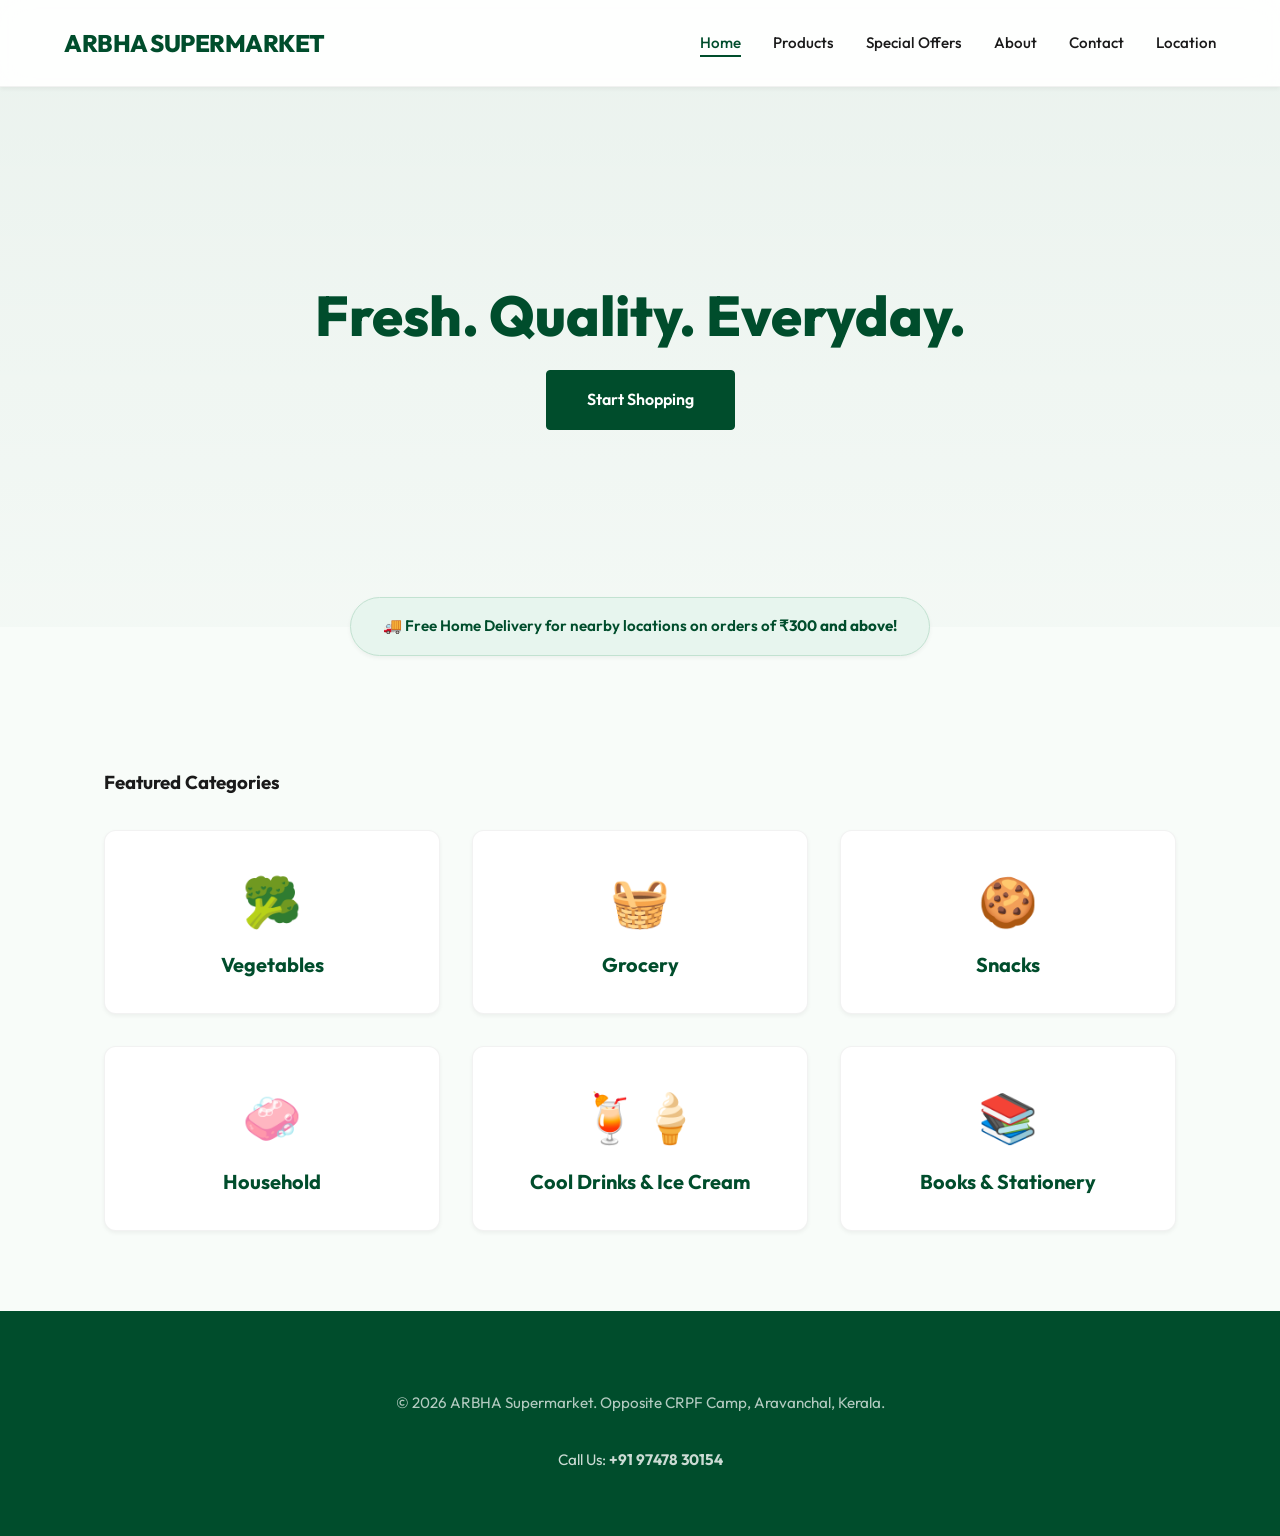
<file: index.html>
<!DOCTYPE html>
<html lang="en">
<head>
    <meta charset="UTF-8">
    <meta name="viewport" content="width=device-width, initial-scale=1.0">
    <title>ARBHA Supermarket | Home</title>
    <link rel="stylesheet" href="style.css">
    <link rel="preconnect" href="https://fonts.googleapis.com">
    <link rel="preconnect" href="https://fonts.gstatic.com" crossorigin>
    <link href="https://fonts.googleapis.com/css2?family=Inter:wght@400;600;700;800&display=swap" rel="stylesheet">
</head>
<body>

    <header class="fade-in">
        <div class="logo">
            <h1>ARBHA Supermarket</h1>
        </div>
        <nav class="main-nav">
            <ul>
                <li><a href="index.html" class="active">Home</a></li>
                <li><a href="products.html">Products</a></li>
                <li><a href="offers.html">Special Offers</a></li>
                <li><a href="about.html">About</a></li>
                <li><a href="contact.html">Contact</a></li>
                <li><a href="location.html">Location</a></li>
            </ul>
        </nav>
    </header>

    <section class="hero fade-in">
        <h2>Fresh. Quality. Everyday.</h2>
        <a href="products.html" class="btn">Start Shopping</a>
    </section>

    <div style="text-align: center; margin-top: -30px; position: relative; z-index: 10;">
        <div class="delivery-notice fade-in">
            <span class="delivery-text">🚚 Free Home Delivery for nearby locations on orders of <strong>₹300 and above!</strong></span>
        </div>
    </div>


    <div class="container">
        <h3 class="category-title fade-in">Featured Categories</h3>
        <div class="product-grid">
            <a href="products.html#vegetables" style="text-decoration: none; color: inherit;">
                <div class="product-card fade-in">
                    <div style="font-size: 3rem; margin-bottom: 10px;">🥦</div>
                    <h4>Vegetables</h4>
                </div>
            </a>
            <a href="products.html#grocery" style="text-decoration: none; color: inherit;">
                <div class="product-card fade-in">
                    <div style="font-size: 3rem; margin-bottom: 10px;">🧺</div>
                    <h4>Grocery</h4>
                </div>
            </a>
            <a href="products.html#snacks" style="text-decoration: none; color: inherit;">
                <div class="product-card fade-in">
                    <div style="font-size: 3rem; margin-bottom: 10px;">🍪</div>
                    <h4>Snacks</h4>
                </div>
            </a>
            <a href="products.html#household" style="text-decoration: none; color: inherit;">
                <div class="product-card fade-in">
                    <div style="font-size: 3rem; margin-bottom: 10px;">🧼</div>
                    <h4>Household</h4>
                </div>
            </a>
            <a href="products.html#cooldrinks" style="text-decoration: none; color: inherit;">
                <div class="product-card fade-in">
                    <div style="font-size: 3rem; margin-bottom: 10px;">🍹🍦</div>
                    <h4>Cool Drinks & Ice Cream</h4>
                </div>
            </a>
            <a href="products.html#stationery" style="text-decoration: none; color: inherit;">
                <div class="product-card fade-in">
                    <div style="font-size: 3rem; margin-bottom: 10px;">📚</div>
                    <h4>Books & Stationery</h4>
                </div>
            </a>
        </div>
    </div>

    <footer>
        <p>&copy; 2026 ARBHA Supermarket. Opposite CRPF Camp, Aravanchal, Kerala.</p>
        <p style="margin-top: 10px; opacity: 0.8;">Call Us: <strong>+91 97478 30154</strong></p>
    </footer>

    <script src="script.js"></script>
</body>
</html>
</file>
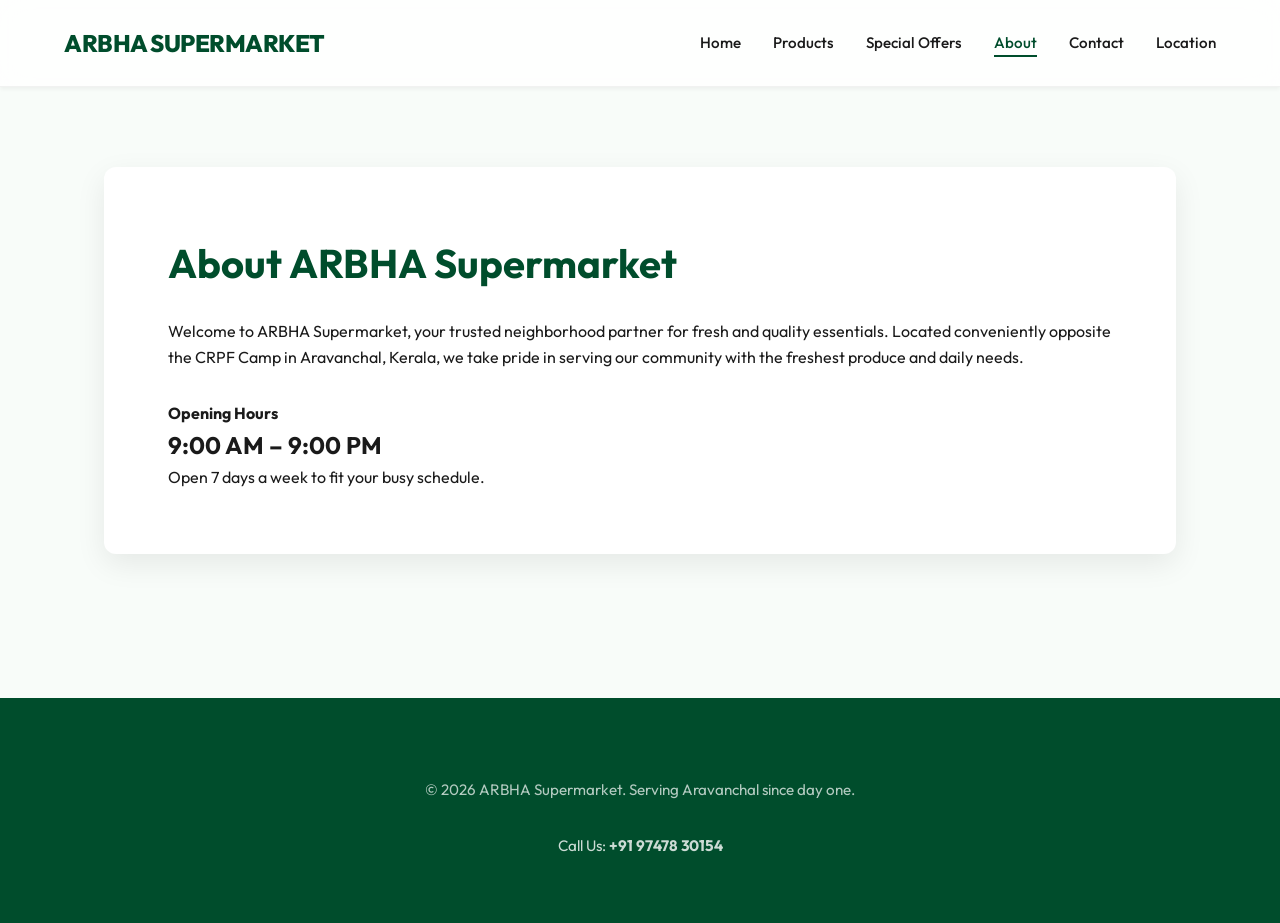
<file: about.html>
<!DOCTYPE html>
<html lang="en">
<head>
    <meta charset="UTF-8">
    <meta name="viewport" content="width=device-width, initial-scale=1.0">
    <title>About Us | ARBHA Supermarket</title>
    <link rel="stylesheet" href="style.css">
    <link href="https://fonts.googleapis.com/css2?family=Inter:wght@400;600;700;800&display=swap" rel="stylesheet">
</head>
<body>

    <header>
        <div class="logo"><h1>ARBHA Supermarket</h1></div>
        <nav class="main-nav">
            <ul>
                <li><a href="index.html">Home</a></li>
                <li><a href="products.html">Products</a></li>
                <li><a href="offers.html">Special Offers</a></li>
                <li><a href="about.html" class="active">About</a></li>
                <li><a href="contact.html">Contact</a></li>
                <li><a href="location.html">Location</a></li>
            </ul>
        </nav>
    </header>

    <div class="container">
        <div class="content-section fade-in">
            <h3>About ARBHA Supermarket</h3>
            <p>Welcome to ARBHA Supermarket, your trusted neighborhood partner for fresh and quality essentials. Located conveniently opposite the CRPF Camp in Aravanchal, Kerala, we take pride in serving our community with the freshest produce and daily needs.</p>
            
            <h4 style="margin-top: 30px; color: var(--dark-green);">Opening Hours</h4>
            <p style="font-size: 1.5rem; font-weight: 700;">9:00 AM – 9:00 PM</p>
            <p>Open 7 days a week to fit your busy schedule.</p>
        </div>
    </div>

    <footer>
        <p>&copy; 2026 ARBHA Supermarket. Serving Aravanchal since day one.</p>
        <p style="margin-top: 10px; opacity: 0.8;">Call Us: <strong>+91 97478 30154</strong></p>
    </footer>

    <script src="script.js"></script>
</body>
</html>
</file>
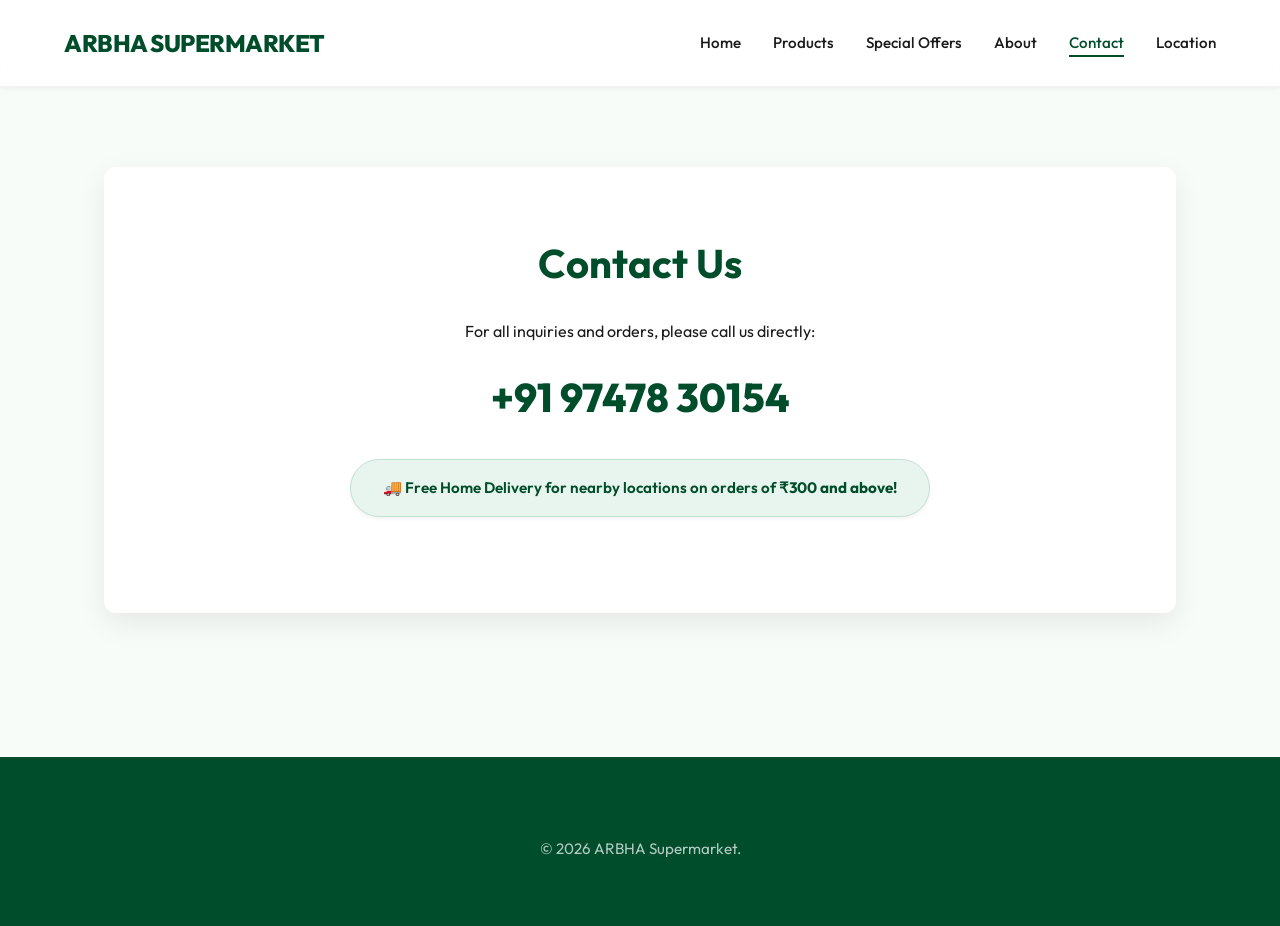
<file: contact.html>
<!DOCTYPE html>
<html lang="en">
<head>
    <meta charset="UTF-8">
    <meta name="viewport" content="width=device-width, initial-scale=1.0">
    <title>Contact Us | ARBHA Supermarket</title>
    <link rel="stylesheet" href="style.css">
    <link href="https://fonts.googleapis.com/css2?family=Inter:wght@400;600;700;800&display=swap" rel="stylesheet">
</head>
<body>

    <header>
        <div class="logo"><h1>ARBHA Supermarket</h1></div>
        <nav class="main-nav">
            <ul>
                <li><a href="index.html">Home</a></li>
                <li><a href="products.html">Products</a></li>
                <li><a href="offers.html">Special Offers</a></li>
                <li><a href="about.html">About</a></li>
                <li><a href="contact.html" class="active">Contact</a></li>
                <li><a href="location.html">Location</a></li>
            </ul>
        </nav>
    </header>

    <div class="container">
        <div class="content-section fade-in" style="text-align: center;">
            <h3>Contact Us</h3>
            <p style="margin-bottom: 20px;">For all inquiries and orders, please call us directly:</p>
            <p style="font-size: 2.5rem; font-weight: 800; color: var(--primary); margin-bottom: 30px;">+91 97478 30154</p>
            
            <div class="delivery-notice">
                <span class="delivery-text">🚚 Free Home Delivery for nearby locations on orders of <strong>₹300 and above!</strong></span>
            </div>
        </div>
    </div>

    <footer>
        <p>&copy; 2026 ARBHA Supermarket.</p>
    </footer>

    <script src="script.js"></script>
</body>
</html>
</file>
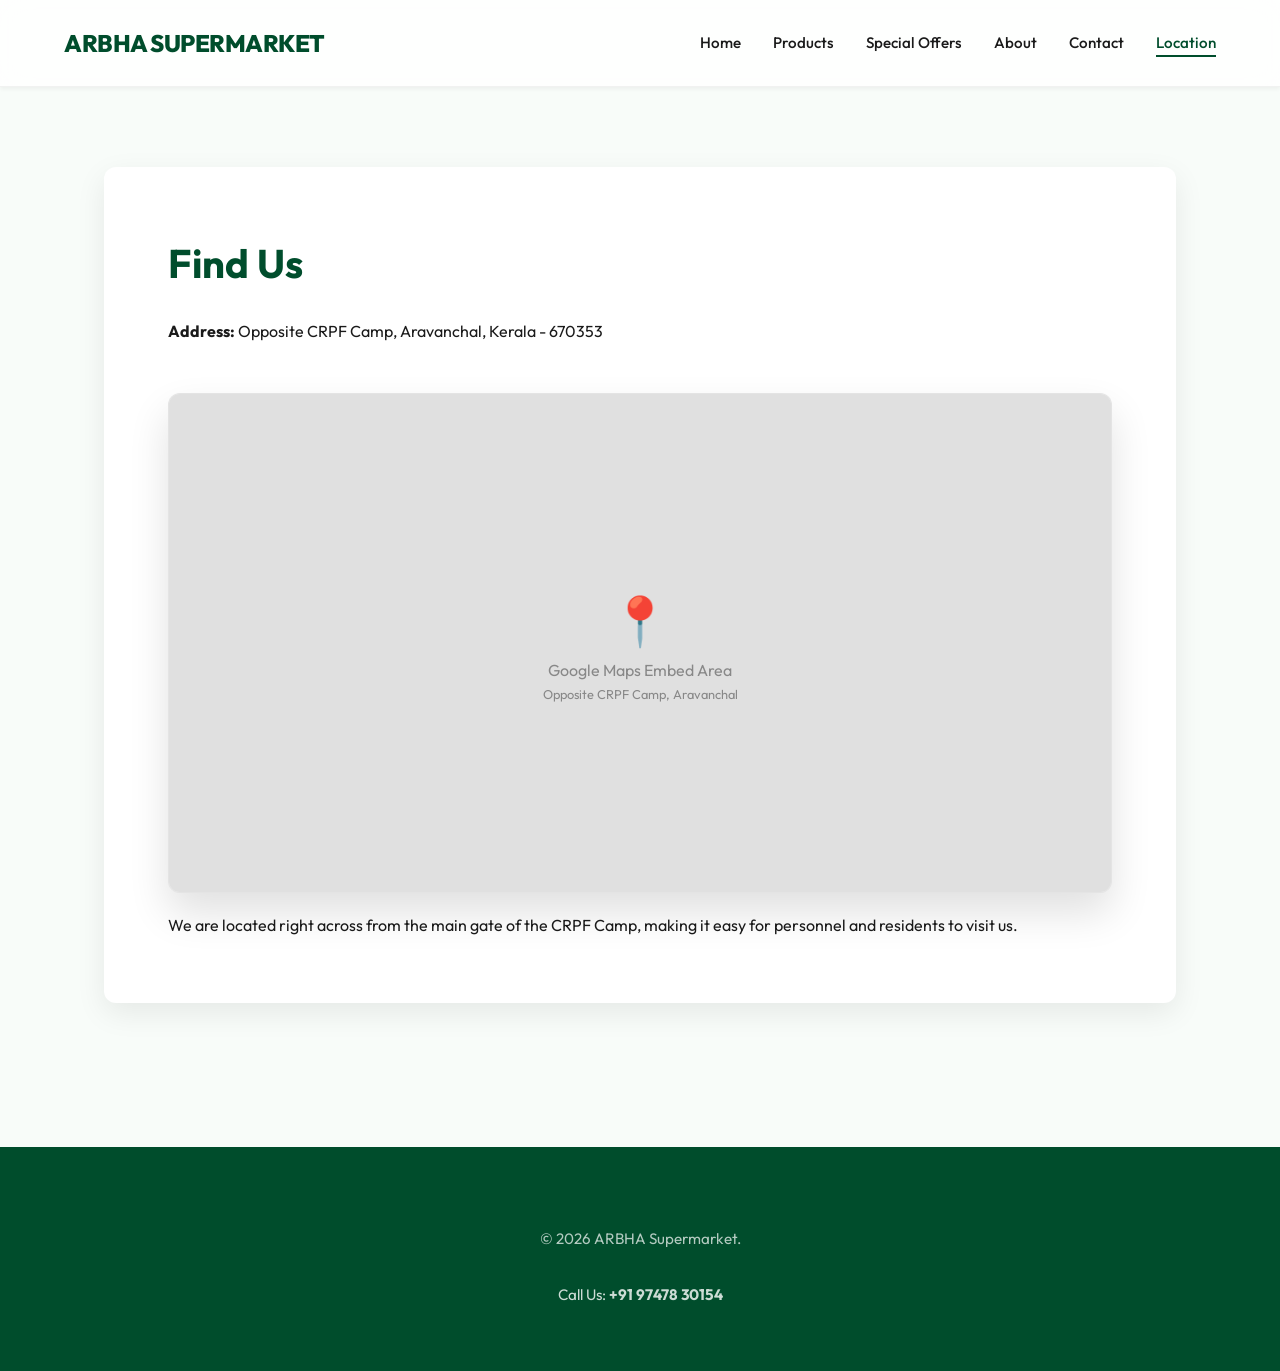
<file: location.html>
<!DOCTYPE html>
<html lang="en">
<head>
    <meta charset="UTF-8">
    <meta name="viewport" content="width=device-width, initial-scale=1.0">
    <title>Our Location | ARBHA Supermarket</title>
    <link rel="stylesheet" href="style.css">
    <link href="https://fonts.googleapis.com/css2?family=Inter:wght@400;600;700;800&display=swap" rel="stylesheet">
</head>
<body>

    <header>
        <div class="logo"><h1>ARBHA Supermarket</h1></div>
        <nav class="main-nav">
            <ul>
                <li><a href="index.html">Home</a></li>
                <li><a href="products.html">Products</a></li>
                <li><a href="offers.html">Special Offers</a></li>
                <li><a href="about.html">About</a></li>
                <li><a href="contact.html">Contact</a></li>
                <li><a href="location.html" class="active">Location</a></li>
            </ul>
        </nav>
    </header>

    <div class="container">
        <div class="content-section fade-in">
            <h3>Find Us</h3>
            <p><strong>Address:</strong> Opposite CRPF Camp, Aravanchal, Kerala - 670353</p>
            
            <div class="map-container">
                <!-- Mock Map Placeholder -->
                <div style="width: 100%; height: 100%; background: #e0e0e0; display: flex; align-items: center; justify-content: center; color: #888;">
                    <div style="text-align: center;">
                        <span style="font-size: 3rem;">📍</span>
                        <p>Google Maps Embed Area</p>
                        <p style="font-size: 0.8rem;">Opposite CRPF Camp, Aravanchal</p>
                    </div>
                </div>
            </div>
            
            <p style="margin-top: 20px;">We are located right across from the main gate of the CRPF Camp, making it easy for personnel and residents to visit us.</p>
        </div>
    </div>

    <footer>
        <p>&copy; 2026 ARBHA Supermarket.</p>
        <p style="margin-top: 10px; opacity: 0.8;">Call Us: <strong>+91 97478 30154</strong></p>
    </footer>

    <script src="script.js"></script>
</body>
</html>
</file>
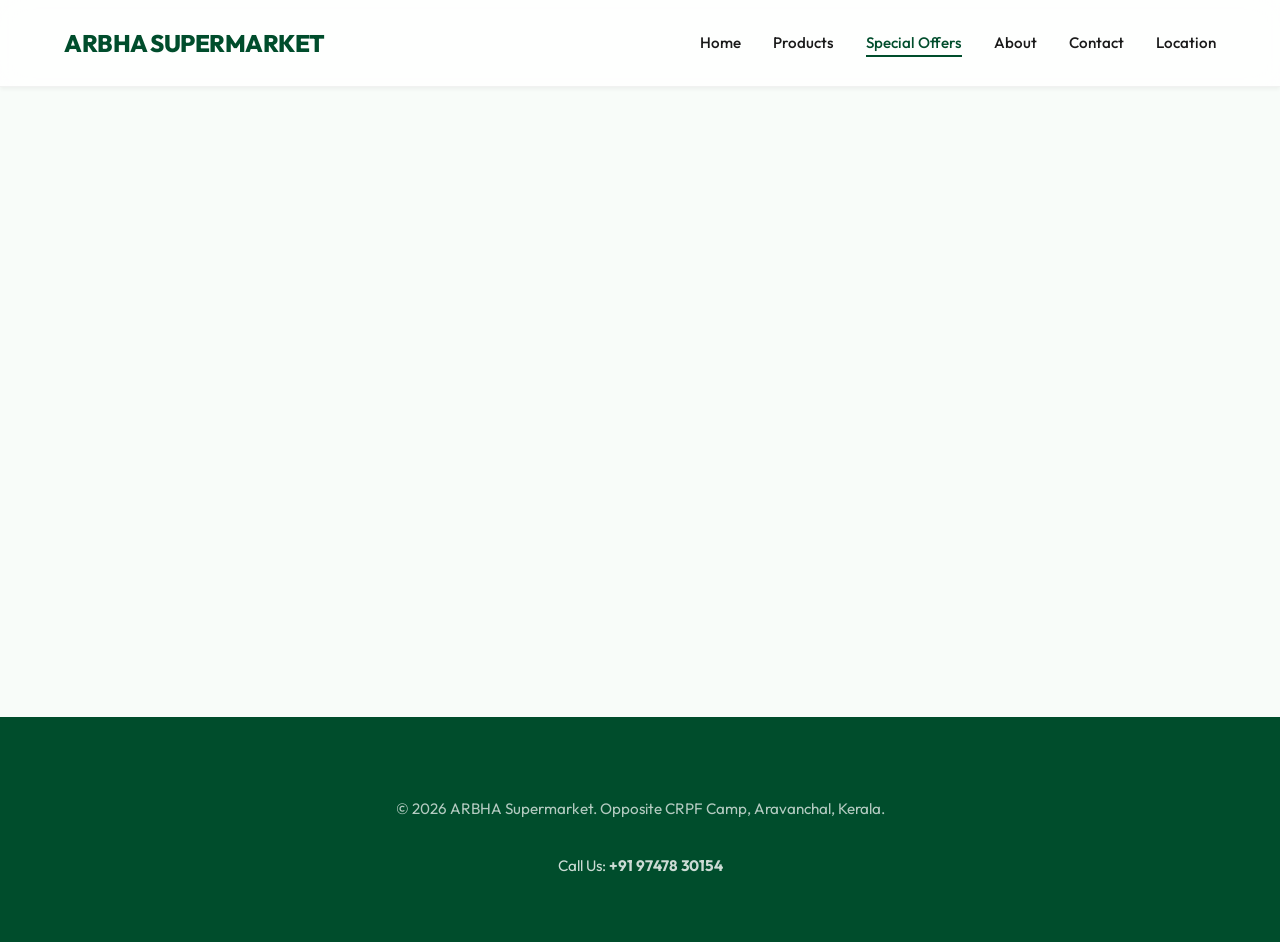
<file: offers.html>
<!DOCTYPE html>
<html lang="en">
<head>
    <meta charset="UTF-8">
    <meta name="viewport" content="width=device-width, initial-scale=1.0">
    <title>ARBHA Supermarket | Special Offers</title>
    <link rel="stylesheet" href="style.css">
    <link rel="preconnect" href="https://fonts.googleapis.com">
    <link rel="preconnect" href="https://fonts.gstatic.com" crossorigin>
    <link href="https://fonts.googleapis.com/css2?family=Inter:wght@400;600;700;800&display=swap" rel="stylesheet">
</head>
<body>

    <header class="fade-in">
        <div class="logo">
            <h1>ARBHA Supermarket</h1>
        </div>
        <nav class="main-nav">
            <ul>
                <li><a href="index.html">Home</a></li>
                <li><a href="products.html">Products</a></li>
                <li><a href="offers.html" class="active">Special Offers</a></li>
                <li><a href="about.html">About</a></li>
                <li><a href="contact.html">Contact</a></li>
                <li><a href="location.html">Location</a></li>
            </ul>
        </nav>
    </header>

    <main class="container fade-in" style="text-align: center; min-height: 70vh; display: flex; flex-direction: column; justify-content: center; align-items: center;">
        <h2 style="font-size: 5rem; font-weight: 800; background: linear-gradient(135deg, var(--dark-green), var(--primary-green)); -webkit-background-clip: text; -webkit-text-fill-color: transparent; margin-bottom: 20px;">Special Offers</h2>
        <div style="width: 100px; height: 4px; background: var(--primary-green); border-radius: 2px;"></div>
    </main>

    <footer>
        <p>&copy; 2026 ARBHA Supermarket. Opposite CRPF Camp, Aravanchal, Kerala.</p>
        <p style="margin-top: 10px; opacity: 0.8;">Call Us: <strong>+91 97478 30154</strong></p>
    </footer>

    <script src="script.js"></script>
</body>
</html>
</file>
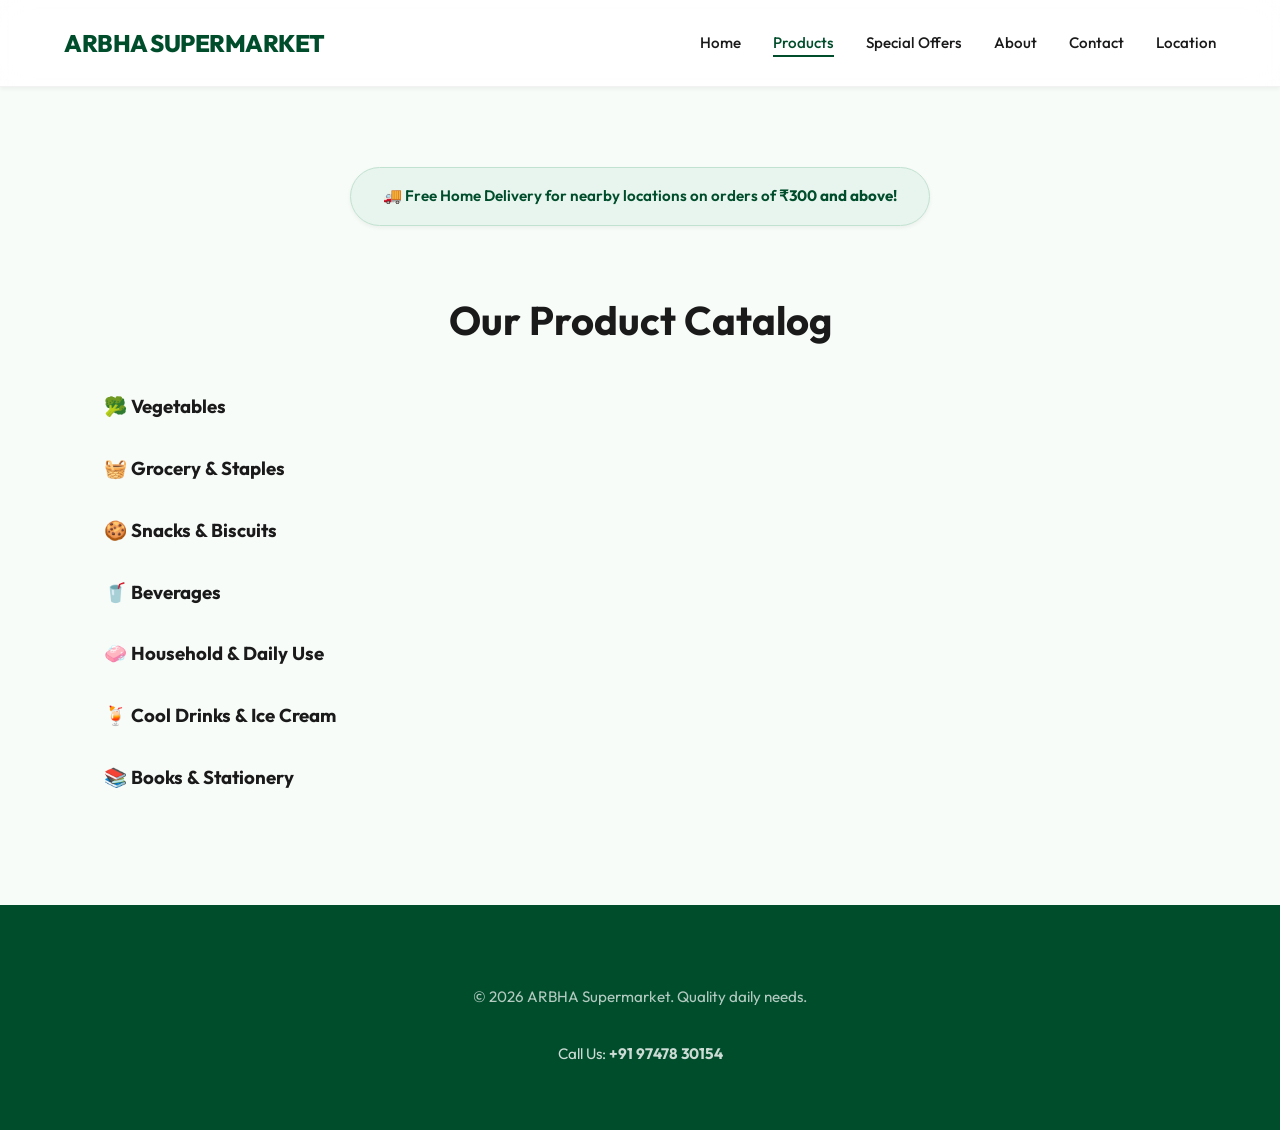
<file: products.html>
<!DOCTYPE html>
<html lang="en">
<head>
    <meta charset="UTF-8">
    <meta name="viewport" content="width=device-width, initial-scale=1.0">
    <title>Products | ARBHA Supermarket</title>
    <link rel="stylesheet" href="style.css">
    <link href="https://fonts.googleapis.com/css2?family=Inter:wght@400;600;700;800&display=swap" rel="stylesheet">
</head>
<body>

    <header>
        <div class="logo"><h1>ARBHA Supermarket</h1></div>
        <nav class="main-nav">
            <ul>
                <li><a href="index.html">Home</a></li>
                <li><a href="products.html" class="active">Products</a></li>
                <li><a href="offers.html">Special Offers</a></li>
                <li><a href="about.html">About</a></li>
                <li><a href="contact.html">Contact</a></li>
                <li><a href="location.html">Location</a></li>
            </ul>
        </nav>
    </header>

    <div class="container">
        <div style="text-align: center; margin-bottom: 30px;">
            <div class="delivery-notice fade-in">
                <span class="delivery-text">🚚 Free Home Delivery for nearby locations on orders of <strong>₹300 and above!</strong></span>
            </div>
        </div>
        <h2 style="font-size: 2.5rem; text-align: center; margin-bottom: 40px;">Our Product Catalog</h2>
        
        <!-- Vegetables -->
        <h3 id="vegetables" class="category-title fade-in">🥦 Vegetables</h3>
        <div class="product-grid"></div>

        <!-- Grocery -->
        <h3 id="grocery" class="category-title fade-in">🧺 Grocery & Staples</h3>
        <div class="product-grid"></div>

        <!-- Snacks -->
        <h3 id="snacks" class="category-title fade-in">🍪 Snacks & Biscuits</h3>
        <div class="product-grid"></div>

        <!-- Beverages -->
        <h3 id="beverages" class="category-title fade-in">🥤 Beverages</h3>
        <div class="product-grid"></div>

        <!-- Household -->
        <h3 id="household" class="category-title fade-in">🧼 Household & Daily Use</h3>
        <div class="product-grid"></div>

        <!-- Cool Drinks -->
        <h3 id="cooldrinks" class="category-title fade-in">🍹 Cool Drinks & Ice Cream</h3>
        <div class="product-grid"></div>


        <!-- Stationery -->
        <h3 id="stationery" class="category-title fade-in">📚 Books & Stationery</h3>
        <div class="product-grid"></div>
    </div>

    <footer>
        <p>&copy; 2026 ARBHA Supermarket. Quality daily needs.</p>
        <p style="margin-top: 10px; opacity: 0.8;">Call Us: <strong>+91 97478 30154</strong></p>
    </footer>

    <script src="script.js"></script>
</body>
</html>
</file>
<file: style.css>
/* 
   ARBHA Supermarket - Premium Modern Design
   Design: High-end, Sophisticated Greens, Glassmorphism, Responsive
*/

@import url('https://fonts.googleapis.com/css2?family=Outfit:wght@300;400;500;600;700;800&display=swap');

:root {
    --primary: #004d2c;
    --primary-light: #007041;
    --accent: #d4af37; /* Gold accent for premium feel */
    --bg-light: #f8fcf9;
    --text-main: #1a1a1a;
    --text-muted: #666666;
    --white: #ffffff;
    --glass: rgba(255, 255, 255, 0.8);
    --shadow-sm: 0 2px 4px rgba(0,0,0,0.05);
    --shadow-md: 0 10px 30px rgba(0,0,0,0.08);
    --shadow-lg: 0 20px 40px rgba(0,0,0,0.12);
    --transition: all 0.4s cubic-bezier(0.165, 0.84, 0.44, 1);
}

* {
    margin: 0;
    padding: 0;
    box-sizing: border-box;
    font-family: 'Outfit', sans-serif;
}

body {
    background-color: var(--bg-light);
    color: var(--text-main);
    line-height: 1.6;
    overflow-x: hidden;
}

/* Animations */
@keyframes fadeInUp {
    from { opacity: 0; transform: translateY(30px); }
    to { opacity: 1; transform: translateY(0); }
}

.fade-in {
    opacity: 0;
    transform: translateY(20px);
    transition: var(--transition);
}

.fade-in.visible {
    opacity: 1;
    transform: translateY(0);
}

/* Delivery Banner */
.delivery-notice {
    background: #e7f5ee;
    border: 1px solid #c2e2d1;
    padding: 1rem 2rem;
    border-radius: 50px;
    display: inline-flex;
    align-items: center;
    gap: 12px;
    margin-bottom: 2rem;
    box-shadow: var(--shadow-sm);
}

.delivery-pill {
    background: var(--primary);
    color: white;
    padding: 4px 12px;
    border-radius: 20px;
    font-size: 0.75rem;
    font-weight: 700;
    text-transform: uppercase;
    letter-spacing: 1px;
}

.delivery-text {
    font-size: 0.95rem;
    font-weight: 600;
    color: var(--primary);
}

/* Header & Navigation */
header {
    background: var(--glass);
    backdrop-filter: blur(15px);
    padding: 1.5rem 5%;
    display: flex;
    justify-content: space-between;
    align-items: center;
    box-shadow: var(--shadow-sm);
    position: sticky;
    top: 0;
    z-index: 1000;
    border-bottom: 1px solid rgba(0, 0, 0, 0.05);
}

.logo h1 {
    color: var(--primary);
    font-size: 1.5rem;
    font-weight: 800;
    letter-spacing: -0.5px;
    text-transform: uppercase;
}

.logo span {
    color: var(--accent);
}

.main-nav ul {
    display: flex;
    list-style: none;
    gap: 2rem;
}

.main-nav a {
    text-decoration: none;
    color: var(--text-main);
    font-weight: 500;
    font-size: 0.95rem;
    transition: var(--transition);
    position: relative;
}

.main-nav a::after {
    content: '';
    position: absolute;
    bottom: -5px;
    left: 0;
    width: 0;
    height: 2px;
    background: var(--primary);
    transition: var(--transition);
}

.main-nav a:hover::after, 
.main-nav a.active::after {
    width: 100%;
}

.main-nav a:hover, 
.main-nav a.active {
    color: var(--primary);
}

/* Hero Section */
.hero {
    padding: 120px 5%;
    background: linear-gradient(rgba(0, 77, 44, 0.05), rgba(0, 77, 44, 0.02)), url('https://images.unsplash.com/photo-1542838132-92c53300491e?auto=format&fit=crop&q=80&w=1920');
    background-size: cover;
    background-position: center;
    text-align: center;
    min-height: 60vh;
    display: flex;
    flex-direction: column;
    justify-content: center;
    align-items: center;
}

.hero h2 {
    font-size: 3.5rem;
    font-weight: 800;
    margin-bottom: 1.5rem;
    color: var(--primary);
    max-width: 800px;
    line-height: 1.1;
}

.hero p {
    font-size: 1.25rem;
    color: var(--text-muted);
    margin-bottom: 2.5rem;
    max-width: 600px;
}

/* Buttons */
.btn {
    display: inline-block;
    padding: 1rem 2.5rem;
    background: var(--primary);
    color: var(--white);
    text-decoration: none;
    border-radius: 4px;
    font-weight: 600;
    transition: var(--transition);
    border: 1px solid var(--primary);
}

.btn:hover {
    background: transparent;
    color: var(--primary);
    transform: translateY(-3px);
    box-shadow: var(--shadow-md);
}

/* Content Sections */
.container {
    padding: 80px 5%;
    max-width: 1200px;
    margin: 0 auto;
}

.content-section {
    background: var(--white);
    padding: 4rem;
    border-radius: 12px;
    box-shadow: var(--shadow-md);
    margin-bottom: 4rem;
}

.content-section h3 {
    font-size: 2.5rem;
    color: var(--primary);
    margin-bottom: 1.5rem;
    font-weight: 700;
}

/* Map Container */
.map-container {
    margin-top: 3rem;
    border-radius: 12px;
    overflow: hidden;
    height: 500px;
    background: #f0f0f0;
    box-shadow: var(--shadow-lg);
    border: 1px solid rgba(0,0,0,0.05);
}

.map-placeholder {
    width: 100%;
    height: 100%;
    display: flex;
    flex-direction: column;
    align-items: center;
    justify-content: center;
    background: linear-gradient(135deg, #f5f7fa 0%, #c3cfe2 100%);
}

/* Location Info Card */
.location-card {
    display: grid;
    grid-template-columns: 1fr 1fr;
    gap: 3rem;
    align-items: start;
}

.info-box {
    padding: 2rem;
    background: var(--bg-light);
    border-left: 4px solid var(--primary);
    border-radius: 0 8px 8px 0;
}

.info-box h4 {
    font-size: 1.2rem;
    margin-bottom: 1rem;
    color: var(--primary);
}

/* Footer */
footer {
    background: var(--primary);
    color: var(--white);
    padding: 5rem 5% 2rem;
    text-align: center;
}

footer .footer-logo {
    font-size: 2rem;
    font-weight: 800;
    margin-bottom: 2rem;
}

footer p {
    opacity: 0.7;
    font-size: 0.95rem;
    max-width: 600px;
    margin: 0 auto 2rem;
}

.footer-bottom {
    border-top: 1px solid rgba(255,255,255,0.1);
    padding-top: 2rem;
    display: flex;
    justify-content: space-between;
    align-items: center;
}

/* Product Grid & Cards */
.product-grid {
    display: grid;
    grid-template-columns: repeat(3, 1fr);
    gap: 2rem;
    margin-top: 2rem;
}

.product-card {
    background: var(--white);
    padding: 2rem;
    border-radius: 12px;
    box-shadow: var(--shadow-sm);
    text-align: center;
    transition: var(--transition);
    border: 1px solid rgba(0,0,0,0.05);
    height: 100%;
}

.product-card:hover {
    transform: translateY(-5px);
    box-shadow: var(--shadow-md);
    border-color: var(--primary-light);
}

.product-card h4 {
    font-size: 1.25rem;
    color: var(--primary);
    margin-top: 10px;
}

/* Responsive */
@media (max-width: 992px) {
    .location-card {
        grid-template-columns: 1fr;
    }
    .product-grid {
        grid-template-columns: repeat(2, 1fr);
    }
}

@media (max-width: 768px) {
    /* Header & Nav */
    header { 
        padding: 1rem 5%; 
        flex-direction: column;
        gap: 1rem;
    }
    
    .main-nav ul { 
        display: flex; 
        flex-wrap: wrap;
        justify-content: center;
        gap: 0.8rem;
    }
    
    .main-nav a {
        font-size: 0.85rem;
        padding: 0.5rem;
        display: block;
    }

    /* Hero */
    .hero {
        padding: 80px 5% 60px;
        min-height: auto;
    }
    
    .hero h2 { 
        font-size: 2rem; 
        margin-bottom: 1rem;
    }
    
    .hero p {
        font-size: 1rem;
        margin-bottom: 1.5rem;
    }

    /* Buttons (Thumb-friendly) */
    .btn {
        padding: 1rem 2rem;
        width: 100%;
        text-align: center;
        max-width: 300px;
    }

    /* Delivery Notice */
    .delivery-notice {
        display: flex;
        flex-direction: column;
        padding: 1.25rem;
        border-radius: 16px;
        text-align: center;
        gap: 8px;
    }

    /* Layouts to Vertical Stack */
    .product-grid {
        grid-template-columns: 1fr;
        gap: 1.5rem;
    }
    
    .content-section {
        padding: 2rem 1.5rem;
        margin-bottom: 2rem;
    }
    
    .content-section h3 {
        font-size: 1.75rem;
        text-align: center;
    }

    .container {
        padding: 40px 5%;
    }

    /* Maps */
    .map-container {
        height: 300px;
        margin-top: 1.5rem;
    }

    /* Footer */
    footer {
        padding: 3rem 5% 1.5rem;
    }
    
    footer .footer-logo {
        font-size: 1.5rem;
    }
    
    .footer-bottom {
        flex-direction: column;
        gap: 1rem;
        text-align: center;
    }
}
</file>
